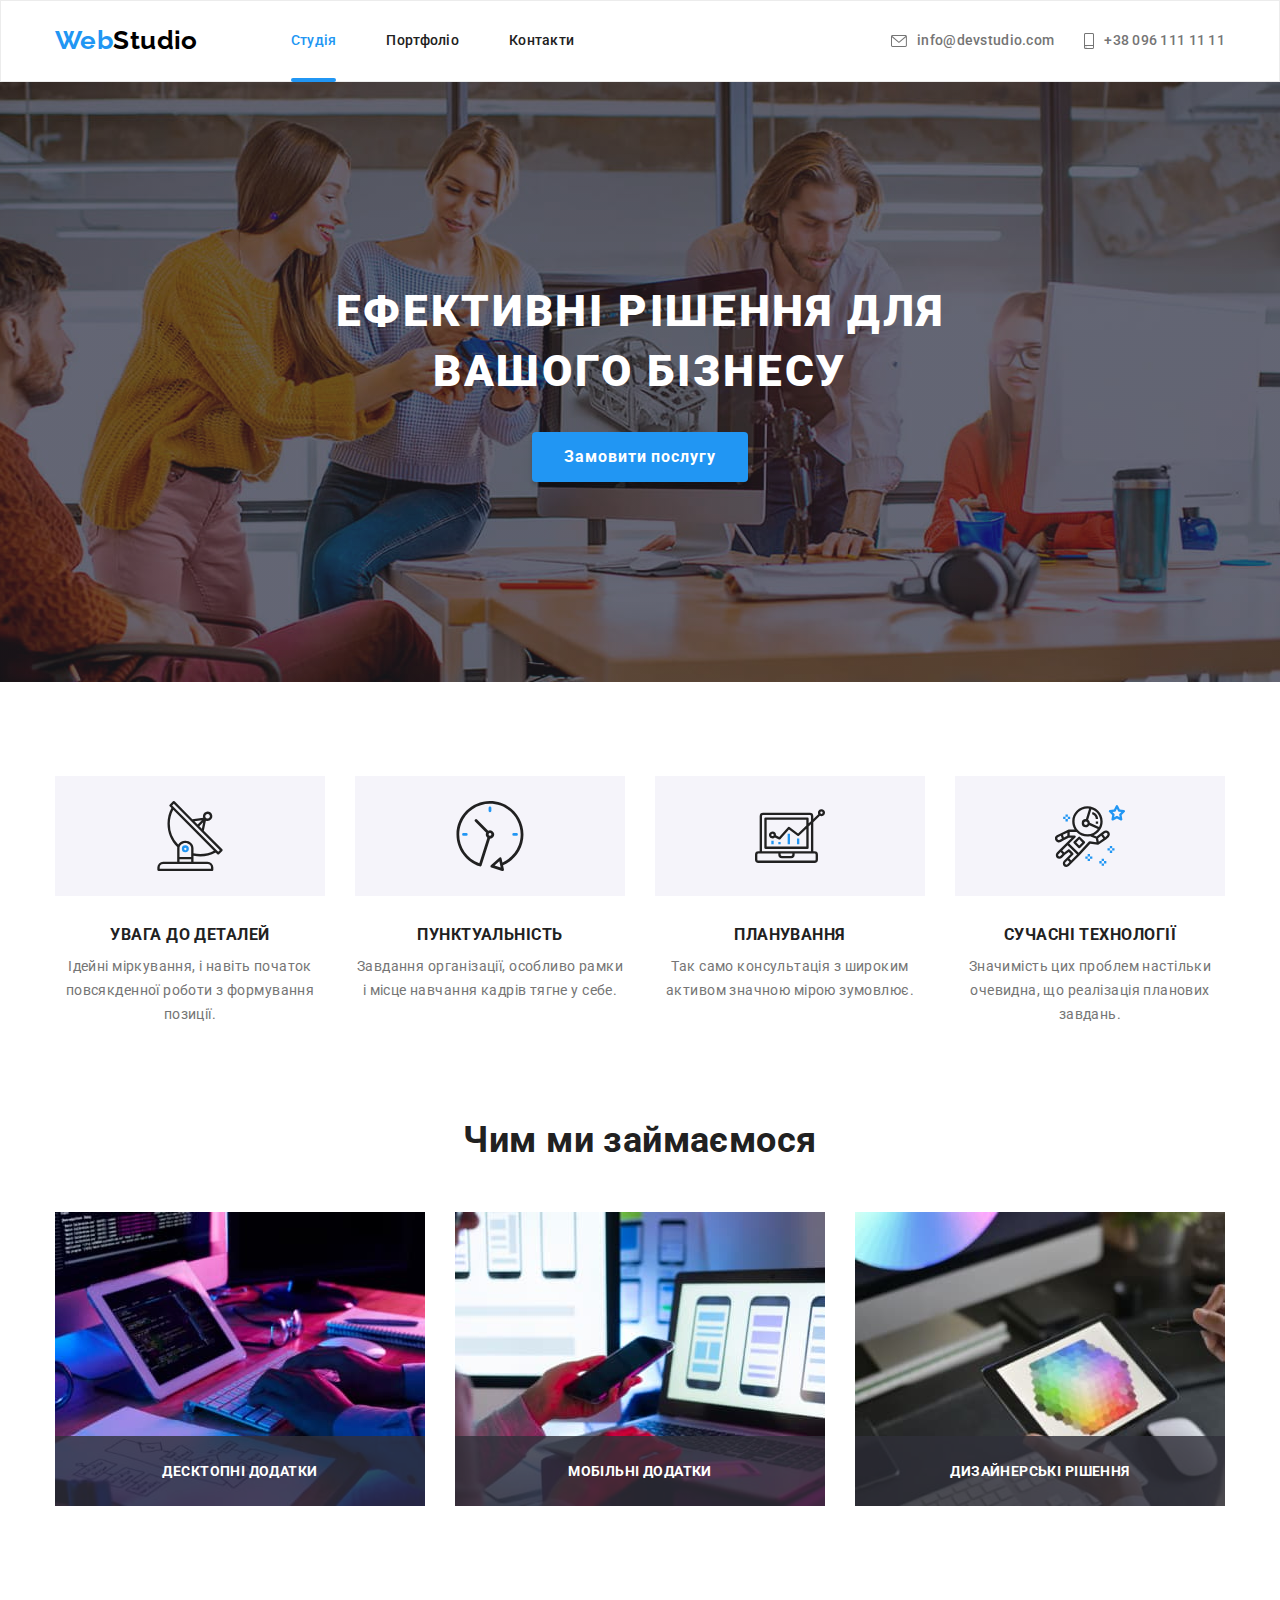
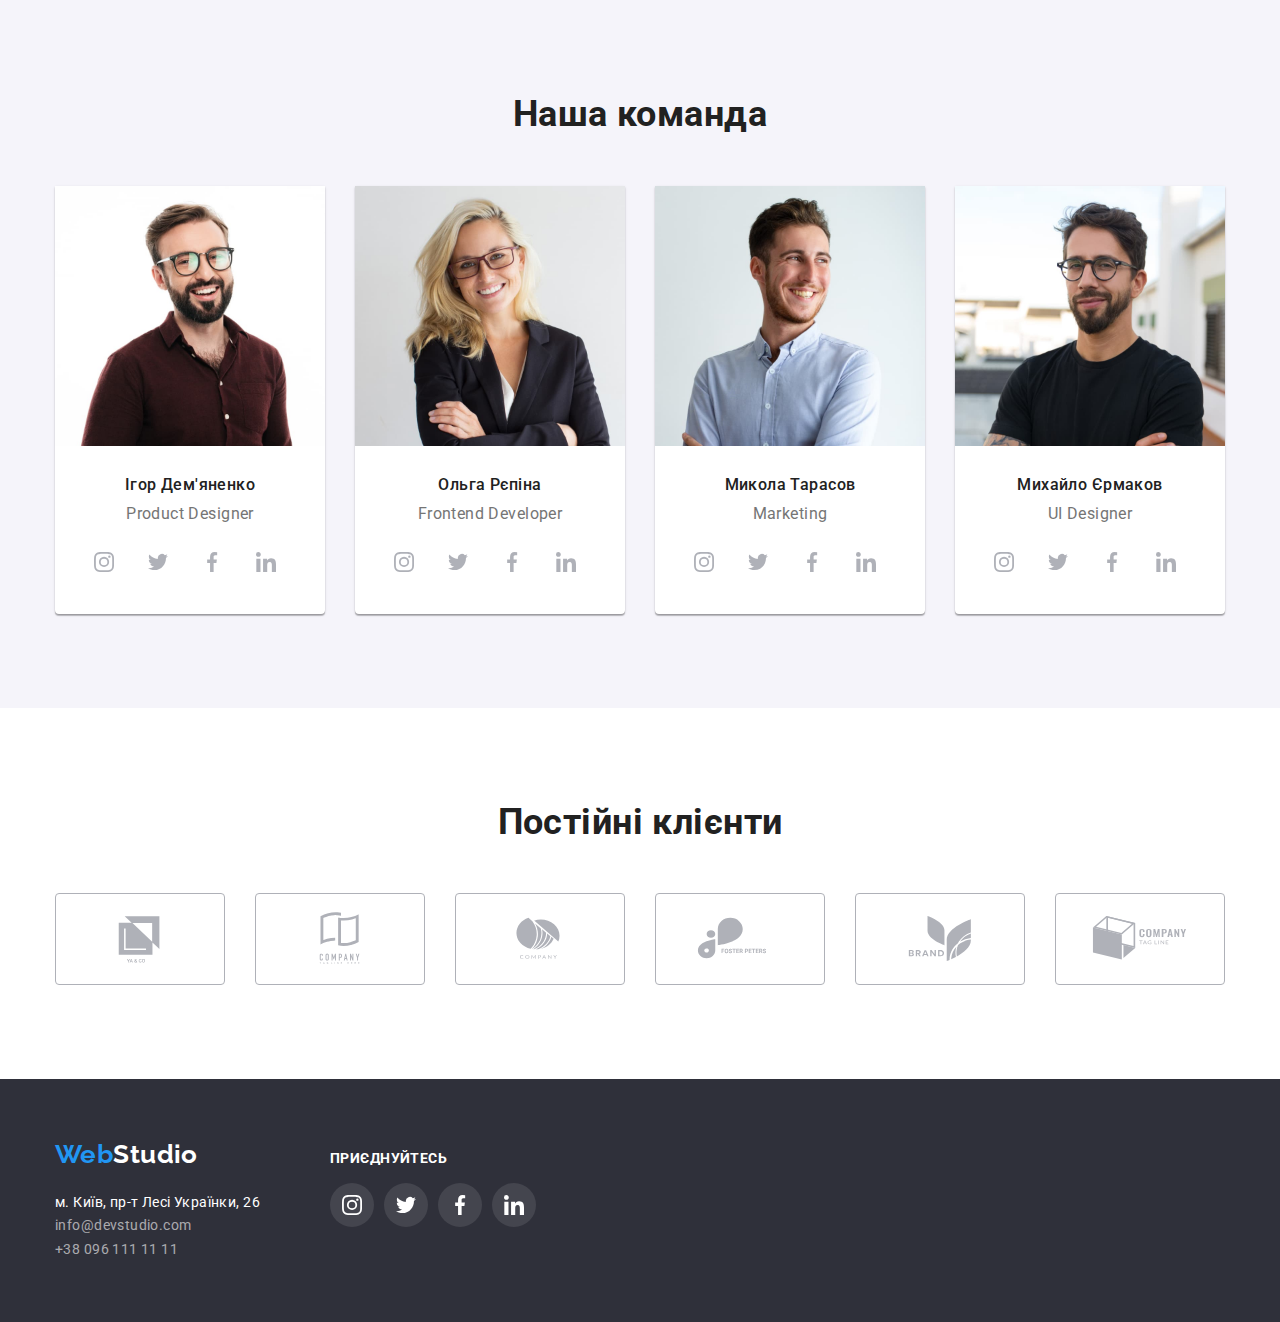
<file: index.html>
<!DOCTYPE html>
<html lang="uk">
  <head>
    <meta charset="UTF-8" />
    <meta http-equiv="X-UA-Compatible" content="IE=edge" />
    <meta name="viewport" content="width=device-width, initial-scale=1.0" />
    <title>Document</title>
    <!-- Fonts -->
    <link rel="preconnect" href="https://fonts.googleapis.com" />
    <link rel="preconnect" href="https://fonts.gstatic.com" crossorigin />
    <link
      href="https://fonts.googleapis.com/css2?family=Oleo+Script&family=Raleway:wght@700&family=Roboto:wght@400;500;700;900&display=swap"
      rel="stylesheet"
    />
    <!-- Nomalize -->
    <link
      rel="stylesheet"
      href="https://cdnjs.cloudflare.com/ajax/libs/modern-normalize/1.1.0/modern-normalize.min.css"
    />
    <!-- Styles -->
    <link rel="stylesheet" href="./css/main.css" />
  </head>
  <body class="page">
    <!--Шапка сайту-->
    <header class="page-header">
      <div class="container display-header">
        <nav class="header-nav">
          <a href="./index.html" class="header-logo"
            ><span class="accent">Web</span>Studio</a
          >

          <ul class="site-nav list">
            <li class="item">
              <a href="./index.html" class="link current">Студія</a>
            </li>
            <li class="item">
              <a href="./portfolio.html" class="link">Портфоліо</a>
            </li>
            <li class="item"><a href="" class="link">Контакти</a></li>
          </ul>
        </nav>

        <ul class="contacts-nav list">
          <li class="item">
            <a class="contacts-link link" href="mailto:info@devstudio.com"> 
              <svg width="16" height="12" class="primary-icon"> 
                <use href="./images/svg/sprite.svg#icon-envelope"></use>
              </svg> 
              info@devstudio.com </a
            >
          </li>
          <li class="item">
            <a class="contacts-link link" href="tel:+380961111111" ><svg width="10" height="16" class="primary-icon"><use href="./images/svg/sprite.svg#icon-smartphone"></use></svg> +38 096 111 11 11 </a
            >
          </li>
        </ul>
      </div>
    </header>

    <!--Основний контент-->
    <main>
      <!--Головний герой-->
      <section class="section title">
        <div class="container container-title">
          <h1 class="title-header">Ефективні рішення для вашого бізнесу</h1>
              <button type="button" class="button-title" data-modal-open>
                Замовити послугу
              </button>
        </div>
        <div class="backdrop is-hidden" data-modal>
          <div class="modal">
            <button type="button" class="backdrop-btn" data-modal-close><svg class="icon-close" width="11" height="11"><use href="./images/svg/sprite.svg#icon-pleaseclose" ></use></svg> </button>
          </div>
        </div>
      </section>

      <!--Ocoбливості-->
      <section class="section">
        <div class="container">
          <h2 class="primary-title">Ocoбливості</h2>
          <ul class="features-list list">
            <li class="item">
              <div class="icon-list"><svg class="icon-item" width="70" height="70"> <use href="./images/svg/sprite.svg#icon-antenna"></use></svg></div>
              <h3 class="features-title">Увага до деталей</h3>
              <p class="features-paragraph">
                Ідейні міркування, і навіть початок повсякденної роботи з
                формування позиції.
              </p>
            </li>
            <li class="item">
              <div class="icon-list"> <svg class="icon-item" width="70" height="70"> <use href="./images/svg/sprite.svg#icon-clock" ></use></svg></div>
              <h3 class="features-title">Пунктуальність</h3>
              <p class="features-paragraph">
                Завдання організації, особливо рамки і місце навчання кадрів
                тягне у себе.
              </p>
            </li>
            <li class="item">
              <div class="icon-list"> <svg class="icon-item" width="70" height="70"> <use href=./images/svg/sprite.svg#icon-diagram></use></svg></div>
              <h3 class="features-title">Планування</h3>
              <p class="features-paragraph">
                Так само консультація з широким активом значною мірою зумовлює.
              </p>
            </li>
            <li class="item">
              <div class="icon-list"> <svg class="icon-item" width="70" height="70"> <use href="./images/svg/sprite.svg#icon-astronaut"></use></svg></div>
              <h3 class="features-title">Сучасні технології</h3>
              <p class="features-paragraph">
                Значимість цих проблем настільки очевидна, що реалізація
                планових завдань.
              </p>
            </li>
          </ul>
        </div>
      </section>
      <!--Чим ми займаємося-->
      <section class="section no-padding">
        <div class="container works">
          <h2 class="works-title">Чим ми займаємося</h2>
          <ul class="works-list">
            <li class="works-images list">
              <img 
                src="./images/img_1.jpg"
                alt="людина друкує код на планшеті"
                width="370"
              />
              <div class="works-descriprion">
                <p class="works-paragraph">Десктопні додатки</p>
              </div>
            </li>
            <li class="works-images list">
              <img 
                src="./images/image_2.jpg"
                alt="людина створює дизайн смартфона"
                width="370"
              />
              <div class="works-descriprion">
                <p class="works-paragraph">Мобільні додатки</p>
              </div>
            </li>
            <li class="works-images list">
              <img 
                src="./images/image_3.jpg"
                alt="людина підбирає колір на планшеті"
                width="370"
              />
              <div class="works-descriprion">
                <p class="works-paragraph">Дизайнерські рішення</p>
              </div>
            </li>
          </ul>
        </div>
      </section>
      <!-- Наша команда -->
      <section class="section team">
        <div class="container">
          <h2 class="works-title">Наша команда</h2>
          <ul class="team-index list">
            <li class="item">
              <img
                src="./images/img_Igor.jpg"
                alt="Ігор Дем'яненко"
                width="270"
              />
              <div class="team-description">
                <h3 class="team-title">Ігор Дем'яненко</h3>
                <p class="team-paragraph">Product Designer</p>
                <ul class="social list">
                  <li><a href="" class="social-items" ><svg class="social-icon" width="44" height="44"> <use href="./images/svg/sprite.svg#icon-instagram"></use></svg></a></li>
                  <li><a href="" class="social-items" ><svg class="social-icon" width="44" height="44"> <use href="./images/svg/sprite.svg#icon-twitter"></use></svg></a></li>
                  <li><a href="" class="social-items" ><svg class="social-icon" width="44" height="44"> <use href="./images/svg/sprite.svg#icon-facebook"></use></svg></a></li>
                  <li><a href="" class="social-items" ><svg class="social-icon" width="44" height="44"> <use href="./images/svg/sprite.svg#icon-linkedin"></use></svg></a></li>
                </ul>
              </div>
            </li>
            <li class="item">
              <img src="./images/img_Olga.jpg" alt="Ольга Рєпіна" width="270" />
              <div class="team-description">
                <h3 class="team-title">Ольга Рєпіна</h3>
                <p class="team-paragraph">Frontend Developer</p>
                <ul class="social list">
                  <li><a href="" class="social-items"><svg class="social-icon" width="44" height="44"> <use href="./images/svg/sprite.svg#icon-instagram"></use></svg></a></li>
                  <li><a href="" class="social-items"><svg class="social-icon" width="44" height="44"> <use href="./images/svg/sprite.svg#icon-twitter"></use></svg></a></li>
                  <li><a href="" class="social-items"><svg class="social-icon" width="44" height="44"> <use href="./images/svg/sprite.svg#icon-facebook"></use></svg></a></li>
                  <li><a href="" class="social-items"><svg class="social-icon" width="44" height="44"> <use href="./images/svg/sprite.svg#icon-linkedin"></use></svg></a></li>
                </ul>
              </div>
            </li>
            <li class="item">
              <img
                src="./images/img_Mykola.jpg"
                alt="Микола Тарасов"
                width="270"
              />
              <div class="team-description">
                <h3 class="team-title">Микола Тарасов</h3>
                <p class="team-paragraph">Marketing</p>
                <ul class="social list">
                  <li><a href="" class="social-items" ><svg class="social-icon" width="44" height="44"> <use href="./images/svg/sprite.svg#icon-instagram"></use></svg></a></li>
                  <li><a href="" class="social-items" ><svg class="social-icon" width="44" height="44"> <use href="./images/svg/sprite.svg#icon-twitter"></use></svg></a></li>
                  <li><a href="" class="social-items" ><svg class="social-icon" width="44" height="44"> <use href="./images/svg/sprite.svg#icon-facebook"></use></svg></a></li>
                  <li><a href="" class="social-items" ><svg class="social-icon" width="44" height="44"> <use href="./images/svg/sprite.svg#icon-linkedin"></use></svg></a></li>
                </ul>
              </div>
            </li>
            <li class="item">
              <img
                src="./images/img_Mykhailo.jpg"
                alt="Михайло Єрмаков"
                width="270"
              />
              <div class="team-description">
                <h3 class="team-title">Михайло Єрмаков</h3>
                <p class="team-paragraph">UI Designer</p>
                <ul class="social list">
                  <li><a href="" class="social-items"><svg class="social-icon" width="44" height="44"> <use href="./images/svg/sprite.svg#icon-instagram"></use></svg></a></li>
                  <li><a href="" class="social-items"><svg class="social-icon" width="44" height="44"> <use href="./images/svg/sprite.svg#icon-twitter"></use></svg></a></li>
                  <li><a href="" class="social-items"><svg class="social-icon" width="44" height="44"> <use href="./images/svg/sprite.svg#icon-facebook"></use></svg></a></li>
                  <li><a href="" class="social-items"><svg class="social-icon" width="44" height="44"> <use href="./images/svg/sprite.svg#icon-linkedin"></use></svg></a></li>
                </ul>
              </div>
            </li>
          </ul>
        </div>
      </section>
      <section class="section clients">
        <div class="container">
          <h2 class="works-title">Постійні клієнти</h2>
          <ul class="clients-list list">
            <li><a class="clients-item" href="./index.html"><svg class="clients-icon" width="106" height="60"> <use href="./images/svg/sprite.svg#icon-first-Logo"></use></svg></a></li>
            <li><a class="clients-item" href="./index.html"><svg class="clients-icon" width="106" height="60"> <use href="./images/svg/sprite.svg#icon-second-Logo"></use></svg></a></li>
            <li><a class="clients-item" href="./index.html"><svg class="clients-icon" width="106" height="60"> <use href="./images/svg/sprite.svg#icon-third-Logo"></use></svg></a></li>
            <li><a class="clients-item" href="./index.html"><svg class="clients-icon" width="106" height="60"> <use href="./images/svg/sprite.svg#icon-fourth-Logo"></use></svg></a></li>
            <li><a class="clients-item" href="./index.html"><svg class="clients-icon" width="106" height="60"> <use href="./images/svg/sprite.svg#icon-fifth-Logo"></use></svg></a></li>
            <li><a class="clients-item" href="./index.html"><svg class="clients-icon" width="106" height="60"> <use href="./images/svg/sprite.svg#icon-sixth-Logo"></use></svg></a></li>
          </ul>
        </div>
      </section>
    </main>

    <!--Футер-->
    <footer class="footer">
      <div class="container footer-container">
        <div class="addres-container">
        <p class="footer-logo">
          <a href="./index.html"> <span class="accent">Web</span>Studio </a>
        </p>
        <address>
          <ul class="address list">
            <li>
              <a href="" class="address-hyperlink"
                >м. Київ, пр-т Лесі Українки, 26</a
              >
            </li>
            <li>
              <a href="mailto:info@devstudio.com" class="address-link"
                >info@devstudio.com</a
              >
            </li>
            <li>
              <a href="tel:+380961111111" class="address-link"
                >+38 096 111 11 11</a
              >
            </li>
          </ul>
        </address>
        </div>
        <div class=" social-container">
          <h2 class="social-title">Приєднуйтесь</h2>
          <ul class="social list">
                  <li><a href="" class="social-item-footer"><svg class="item-icon" width="44" height="44"> <use href="./images/svg/sprite.svg#icon-instagram"></use></svg></a></li>
                  <li><a href="" class="social-item-footer"><svg class="item-icon" width="44" height="44"> <use href="./images/svg/sprite.svg#icon-twitter"></use></svg></a></li>
                  <li><a href="" class="social-item-footer"><svg class="item-icon" width="44" height="44"> <use href="./images/svg/sprite.svg#icon-facebook"></use></svg></a></li>
                  <li><a href="" class="social-item-footer"><svg class="item-icon" width="44" height="44"> <use href="./images/svg/sprite.svg#icon-linkedin"></use></svg></a></li>
                </ul>
        </div>
        </div>
    </footer>
    <script src="./js/modal.js"></script>
  </body>
</html>
</file>
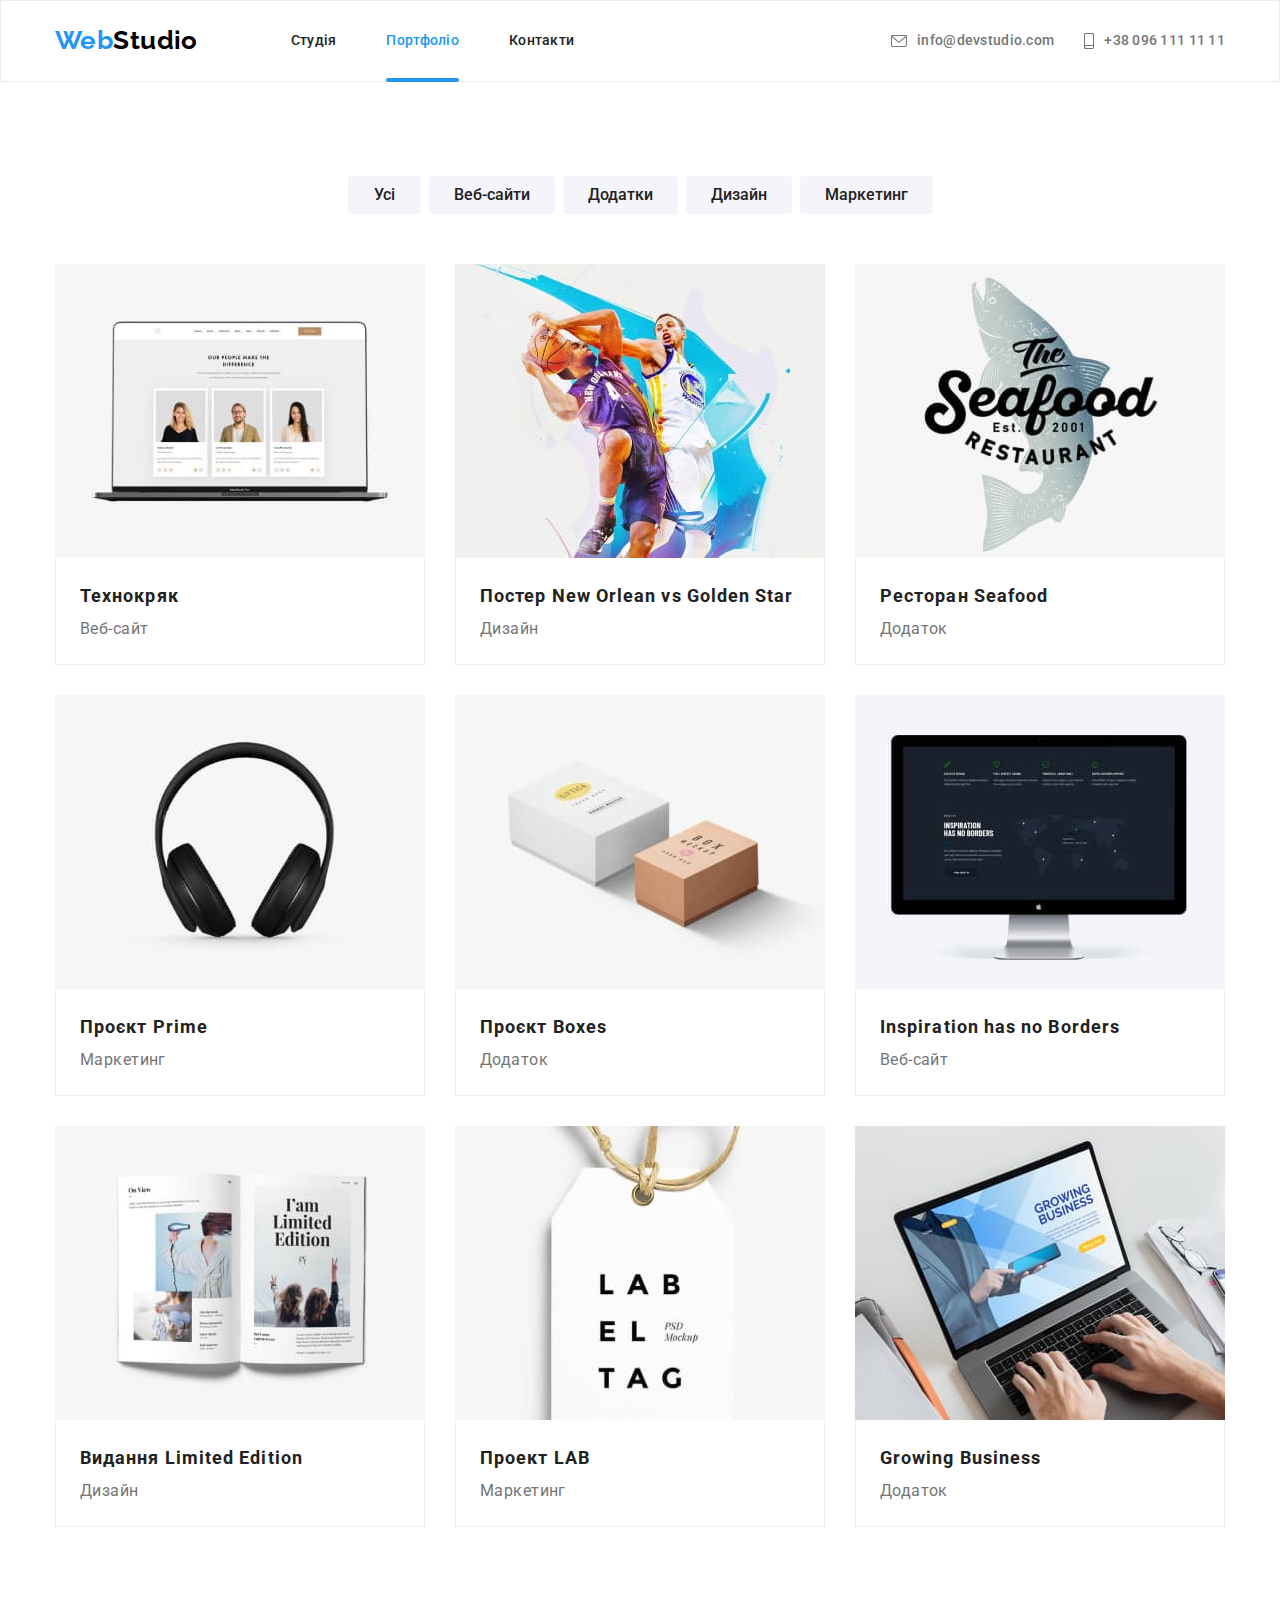
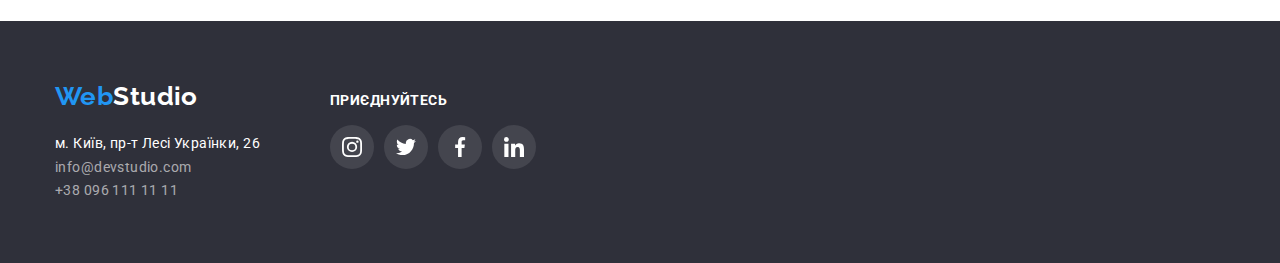
<file: portfolio.html>
<!DOCTYPE html>
<html lang="uk">
  <head>
    <meta charset="UTF-8" />
    <meta http-equiv="X-UA-Compatible" content="IE=edge" />
    <meta name="viewport" content="width=device-width, initial-scale=1.0" />
    <title>Document</title>
    <!-- Fonts -->
    <link rel="preconnect" href="https://fonts.googleapis.com" />
    <link rel="preconnect" href="https://fonts.gstatic.com" crossorigin />
    <link
      href="https://fonts.googleapis.com/css2?family=Oleo+Script&family=Raleway:wght@700&family=Roboto:wght@400;500;700;900&display=swap"
      rel="stylesheet"
    />
    <!-- Nomalize -->
    <link
      rel="stylesheet"
      href="https://cdnjs.cloudflare.com/ajax/libs/modern-normalize/1.1.0/modern-normalize.min.css"
    />
    <!-- Styles -->
    <link rel="stylesheet" href="./css/main.css" />
  </head>
  <body class="page">
    <!--Шапка сайту-->
    <header class="page-header">
      <div class="container display-header">
        <nav class="header-nav">
          <a href="./index.html" class="header-logo"
            ><span class="accent">Web</span>Studio</a
          >

          <ul class="site-nav list">
            <li class="item">
              <a href="./index.html" class="link">Студія</a>
            </li>
            <li class="item">
              <a href="./portfolio.html" class="link current">Портфоліо</a>
            </li>
            <li class="item"><a href="" class="link">Контакти</a></li>
          </ul>
        </nav>

        <ul class="contacts-nav list">
          <li class="item">
            <a class="contacts-link link" href="mailto:info@devstudio.com">
              <svg width="16" height="12" class="primary-icon">
                <use href="./images/svg/sprite.svg#icon-envelope"></use>
              </svg>
              info@devstudio.com
            </a>
          </li>
          <li class="item">
            <a class="contacts-link link" href="tel:+380961111111"
              ><svg width="10" height="16" class="primary-icon">
                <use href="./images/svg/sprite.svg#icon-smartphone"></use>
              </svg>
              +38 096 111 11 11
            </a>
          </li>
        </ul>
      </div>
    </header>

    <!--Портфоліо-->
    <main class="main">
      <div class="container">
        <section class="section">
          <h1 class="primary-title">Портфоліо</h1>
          <ul class="buttons list">
            <li class="buttons-list">
              <button type="button" class="button-item item">Усі</button>
            </li>
            <li class="buttons-list">
              <button type="button" class="button-item item">Веб-сайти</button>
            </li>
            <li class="buttons-list">
              <button type="button" class="button-item item">Додатки</button>
            </li>
            <li class="buttons-list">
              <button type="button" class="button-item">Дизайн</button>
            </li>
            <li class="buttons-list">
              <button type="button" class="button-item">Маркетинг</button>
            </li>
          </ul>
          <ul class="portfolio list">
            <li class="portfolio-item">
              <a class="block" href="">
                <div class="card-img">
                  <img
                    src="./images/Portfolio/img.jpg"
                    alt="Технокряк"
                    width="370"
                  />
                  <div class="card-wrap">
                    <p class="card-desc">
                      Ресурс пропонує комплексні пропозиції з різним рівнем
                      функціоналу та сервісів. Все це дозволить відвідувачу
                      отримати вичерпні відомості про компанію чи приватну
                      особу.
                    </p>
                  </div>
                </div>
                <div class="portfolio-description">
                  <h2 class="portfolio-title">Технокряк</h2>
                  <p class="portfolio-paragraph">Веб-сайт</p>
                </div>
              </a>
            </li>
            <li class="portfolio-item">
              <a class="block" href="">
                <div class="card-img">
                  <img
                    src="./images/Portfolio/img-1.jpg"
                    alt="Постер New Orlean vs Golden Star"
                    width="370"
                  />
                  <div class="card-wrap">
                    <p class="card-desc">
                      Ресурс пропонує комплексні пропозиції з різним рівнем
                      функціоналу та сервісів. Все це дозволить відвідувачу
                      отримати вичерпні відомості про компанію чи приватну
                      особу.
                    </p>
                  </div>
                </div>
                <div class="portfolio-description">
                  <h2 class="portfolio-title">
                    Постер New Orlean vs Golden Star
                  </h2>
                  <p class="portfolio-paragraph">Дизайн</p>
                </div>
              </a>
            </li>
            <li class="portfolio-item">
              <a class="block" href="">
                <div class="card-img">
                  <img
                    src="./images/Portfolio/img-2.jpg"
                    alt="Ресторан Seafood"
                    width="370"
                  />
                  <div class="card-wrap">
                    <p class="card-desc">
                      Ресурс пропонує комплексні пропозиції з різним рівнем
                      функціоналу та сервісів. Все це дозволить відвідувачу
                      отримати вичерпні відомості про компанію чи приватну
                      особу.
                    </p>
                  </div>
                </div>
                <div class="portfolio-description">
                  <h2 class="portfolio-title">Ресторан Seafood</h2>
                  <p class="portfolio-paragraph">Додаток</p>
                </div>
              </a>
            </li>
            <li class="portfolio-item">
              <a class="block" href="">
                <div class="card-img">
                  <img
                    src="./images/Portfolio/img-3.jpg"
                    alt="Проєкт Prime"
                    width="370"
                  />
                  <div class="card-wrap">
                    <p class="card-desc">
                      Ресурс пропонує комплексні пропозиції з різним рівнем
                      функціоналу та сервісів. Все це дозволить відвідувачу
                      отримати вичерпні відомості про компанію чи приватну
                      особу.
                    </p>
                  </div>
                </div>
                <div class="portfolio-description">
                  <h2 class="portfolio-title">Проєкт Prime</h2>
                  <p class="portfolio-paragraph">Маркетинг</p>
                </div>
              </a>
            </li>
            <li class="portfolio-item">
              <a class="block" href="">
                <div class="card-img">
                  <img
                    src="./images/Portfolio/img-4.jpg"
                    alt="Проєкт Boxes"
                    width="370"
                  />
                  <div class="card-wrap">
                    <p class="card-desc">
                      Ресурс пропонує комплексні пропозиції з різним рівнем
                      функціоналу та сервісів. Все це дозволить відвідувачу
                      отримати вичерпні відомості про компанію чи приватну
                      особу.
                    </p>
                  </div>
                </div>
                <div class="portfolio-description">
                  <h2 class="portfolio-title">Проєкт Boxes</h2>
                  <p class="portfolio-paragraph">Додаток</p>
                </div>
              </a>
            </li>
            <li class="portfolio-item">
              <a class="block" href="">
                <div class="card-img">
                  <img
                    src="./images/Portfolio/img-5.jpg"
                    alt="Inspiration has no Borders"
                    width="370"
                  />
                  <div class="card-wrap">
                    <p class="card-desc">
                      Ресурс пропонує комплексні пропозиції з різним рівнем
                      функціоналу та сервісів. Все це дозволить відвідувачу
                      отримати вичерпні відомості про компанію чи приватну
                      особу.
                    </p>
                  </div>
                </div>
                <div class="portfolio-description">
                  <h2 class="portfolio-title">Inspiration has no Borders</h2>
                  <p class="portfolio-paragraph">Веб-сайт</p>
                </div>
              </a>
            </li>
            <li class="portfolio-item">
              <a class="block" href="">
                <div class="card-img">
                  <img
                    src="./images/Portfolio/img-6.jpg"
                    alt="Видання Limited Edition"
                    width="370"
                  />
                  <div class="card-wrap">
                    <p class="card-desc">
                      Ресурс пропонує комплексні пропозиції з різним рівнем
                      функціоналу та сервісів. Все це дозволить відвідувачу
                      отримати вичерпні відомості про компанію чи приватну
                      особу.
                    </p>
                  </div>
                </div>
                <div class="portfolio-description">
                  <h2 class="portfolio-title">Видання Limited Edition</h2>
                  <p class="portfolio-paragraph">Дизайн</p>
                </div>
              </a>
            </li>
            <li class="portfolio-item">
              <a class="block" href="">
                <div class="card-img">
                  <img
                    src="./images/Portfolio/img-7.jpg"
                    alt="Проект LAB"
                    width="370"
                  />
                  <div class="card-wrap">
                    <p class="card-desc">
                      Ресурс пропонує комплексні пропозиції з різним рівнем
                      функціоналу та сервісів. Все це дозволить відвідувачу
                      отримати вичерпні відомості про компанію чи приватну
                      особу.
                    </p>
                  </div>
                </div>
                <div class="portfolio-description">
                  <h2 class="portfolio-title">Проект LAB</h2>
                  <p class="portfolio-paragraph">Маркетинг</p>
                </div>
              </a>
            </li>
            <li class="portfolio-item">
              <a class="block" href="">
                <div class="card-img">
                  <img
                    src="./images/Portfolio/img-8.jpg"
                    alt="Growing Business"
                    width="370"
                  />
                  <div class="card-wrap">
                    <p class="card-desc">
                      Ресурс пропонує комплексні пропозиції з різним рівнем
                      функціоналу та сервісів. Все це дозволить відвідувачу
                      отримати вичерпні відомості про компанію чи приватну
                      особу.
                    </p>
                  </div>
                </div>
                <div class="portfolio-description">
                  <h2 class="portfolio-title">Growing Business</h2>
                  <p class="portfolio-paragraph">Додаток</p>
                </div>
              </a>
            </li>
          </ul>
        </section>
      </div>
    </main>
    <!--Футер-->
    <footer class="footer">
      <div class="container footer-container">
        <div class="addres-container">
          <p class="footer-logo">
            <a href="./index.html"> <span class="accent">Web</span>Studio </a>
          </p>
          <address>
            <ul class="address list">
              <li>
                <a href="" class="address-hyperlink"
                  >м. Київ, пр-т Лесі Українки, 26</a
                >
              </li>
              <li>
                <a href="mailto:info@devstudio.com" class="address-link"
                  >info@devstudio.com</a
                >
              </li>
              <li>
                <a href="tel:+380961111111" class="address-link"
                  >+38 096 111 11 11</a
                >
              </li>
            </ul>
          </address>
        </div>
        <div class="social-container">
          <h2 class="social-title">Приєднуйтесь</h2>
          <ul class="social list">
            <li>
              <a href="" class="social-item-footer"
                ><svg class="item-icon" width="44" height="44">
                  <use href="./images/svg/sprite.svg#icon-instagram"></use></svg
              ></a>
            </li>
            <li>
              <a href="" class="social-item-footer"
                ><svg class="item-icon" width="44" height="44">
                  <use href="./images/svg/sprite.svg#icon-twitter"></use></svg
              ></a>
            </li>
            <li>
              <a href="" class="social-item-footer"
                ><svg class="item-icon" width="44" height="44">
                  <use href="./images/svg/sprite.svg#icon-facebook"></use></svg
              ></a>
            </li>
            <li>
              <a href="" class="social-item-footer"
                ><svg class="item-icon" width="44" height="44">
                  <use href="./images/svg/sprite.svg#icon-linkedin"></use></svg
              ></a>
            </li>
          </ul>
        </div>
      </div>
    </footer>
  </body>
</html>
</file>
<file: css/main.css>
:root {
  --primary-text-color: #212121;
  --paragraph-text-color: #757575;
  --accent-color: #2196f3;
  --primary-white-color: #ffffff;
  --logo-color: #000000;
  --footer-backgroung-color: #2f303a;
  --address-link: rgba(255, 255, 255, 0.6);
  --studio-background-color: #f5f4fa;
  --title-backroung-color: #c4c4c4;
  --portfolio-item-border: #eeeeee;
  --item-backgroung-color: #f5f4fa;
  --icon-primary-color: #afb1b8;
  --social-item-footer: rgba(255, 255, 255, 0.1);
  --works-description-bg-color: rgba(47, 48, 58, 0.8);
  --card-fill-color: rgba(33, 150, 243, 0.9);

  /* animation */
  --anim-fast: 250ms cubic-bezier(0.4, 0, 0.2, 1);
  --anim-slow: 500ms cubic-bezier(0.4, 0, 0.2, 1);
}
body {
  background-color: var(--primary-white-color);
  color: var(--primary-text-color);
  font-family: roboto, sans-serif;
  font-size: 14px;
  letter-spacing: 0.03em;
  margin: 0;
}
html {
  box-sizing: border-box;
}
*,
*::after,
*::before {
  box-sizing: inherit;
}
h1,
h2,
h3,
h4,
h5,
h6,
p {
  margin-top: 0;
  margin-bottom: 0;
}
ul {
  list-style: none;
  padding: 0;
  margin: 0;
}
a {
  text-decoration: none;
  color: inherit;
}
img {
  display: block;
  max-width: 100%;
  height: auto;
}
address {
  font-style: normal;
}

/* List */
.list {
  padding: 0;
  margin: 0;
  list-style: none;
}
.section.no-padding {
  padding-top: 0;
}
/* Logo */
.header-logo {
  display: flex;
  align-items: center;
  margin-right: 93px;

  color: var(--logo-color);
  text-decoration: none;
  font-family: Raleway, sans-serif;
  font-weight: 700;
  font-size: 26px;
  line-height: 1.2;
}
.accent {
  color: var(--accent-color);
}
/* Page-header */
.page-header {
  background-color: var(--primary-white-color);
  border: 1px solid #ececec;
}
.container {
  width: 1200px;
  padding-left: 15px;
  padding-right: 15px;
  margin-left: auto;
  margin-right: auto;
}
.display-header {
  display: flex;
  align-items: center;
}
.header-nav {
  display: flex;
}
/* Site nav */
.site-nav {
  display: flex;
}
.site-nav .item:not(:last-child) {
  margin-right: 50px;
}
.site-nav .link {
  display: block;
  padding-top: 32px;
  padding-bottom: 32px;

  color: var(--primary-text-color);
  font-weight: 500;
  line-height: 1.14;
  letter-spacing: 0.02em;
  text-decoration: none;
  color: currentColor;
  position: relative;

  transition: color var(--anim-fast);
}
.site-nav .link:hover,
.site-nav .link:focus {
  color: var(--accent-color);
}
.site-nav .link.current {
  color: var(--accent-color);
}
.link.current::after {
  content: "";
  position: absolute;
  left: 0;
  bottom: -1px;

  display: block;
  width: 100%;
  height: 4px;
  border-radius: 2px;
  background-color: var(--accent-color);

  transition: color var(--anim-fast);
}
/* Header contacts */
.contacts-nav {
  display: flex;
  align-items: center;
  justify-content: center;
  margin-left: auto;
}
.contacts-nav .item + .item {
  margin-left: 30px;
}

.contacts-nav .contacts-link {
  display: block;
  gap: 10px;
  padding-top: 32px;
  padding-bottom: 32px;

  color: var(--paragraph-text-color);

  text-decoration: none;
  font-weight: 500;
  line-height: 1.14;
  letter-spacing: 0.02em;
  font-style: normal;

  transition: color var(--anim-fast);
}
.contacts-link:hover,
.contacts-link:focus {
  color: var(--accent-color);
  fill: var(--accent-color);
}
.primary-icon {
  align-self: center;
  fill: currentColor;

  transition: fill var(--anim-fast);
}
.contacts-nav .link {
  display: flex;
  position: relative;
}
/* Section */
.section {
  padding-top: 94px;
  padding-bottom: 94px;
}
.section.title {
  background-color: var(--title-backroung-color);
  padding-top: 200px;
  padding-bottom: 200px;
  height: 600px;
  max-width: 1600px;
  background-image: linear-gradient(
      to right,
      rgba(47, 48, 58, 0.4),
      rgba(47, 48, 58, 0.4)
    ),
    url(../images/Img_title.jpg);
  background-repeat: no-repeat;
  background-position: center;
  background-size: cover;
}
/* Studio Hero */
.title-header {
  box-sizing: border-box;
  display: block;
  margin-left: auto;
  margin-right: auto;
  width: 696px;
  height: 120px;
  margin-top: 0;
  margin-bottom: 30px;
  text-align: center;

  color: var(--primary-white-color);
  font-weight: 900;
  font-size: 44px;
  line-height: 1.36;
  letter-spacing: 0.06em;
  text-transform: uppercase;
  text-align: center;
}

.container-title {
  display: block;
  width: 1200px;
  padding-left: 15px;
  padding-right: 15px;
  margin-left: auto;
  margin-right: auto;
  text-align: center;
}
.button-title {
  background-color: var(--accent-color);
  color: var(--primary-white-color);
  box-shadow: 0px 4px 4px rgba(0, 0, 0, 0.15);
  padding: 10px 32px;
  border-radius: 4px;
  min-width: 216px;
  font-weight: 700;
  font-size: 16px;
  line-height: 1.87;
  align-items: center;
  text-align: center;
  letter-spacing: 0.06em;
  border: none;
}
.button-title:hover,
.button-title:focus {
  background-color: var(--studio-background-color);
  color: var(--primary-text-color);
  transition: color var(--anim-fast), background-color var(--anim-fast);
}

/* Modal window */
.backdrop {
  position: fixed;
  top: 0;
  left: 0;
  width: 100%;
  height: 100%;
  z-index: 2;
  background-color: rgba(0, 0, 0, 0.2);

  opacity: 1;
  transition: opacity var(--anim-fast);
}

.backdrop.is-hidden {
  opacity: 0;
  pointer-events: none;
  visibility: hidden;
}

.modal {
  position: absolute;
  min-width: 528px;
  min-height: 581px;
  top: 50%;
  left: 50%;

  padding: 8px;

  background-color: var(--primary-white-color);
  box-shadow: 0px 1px 3px rgba(0, 0, 0, 0.12), 0px 1px 1px rgba(0, 0, 0, 0.14),
    0px 2px 1px rgba(0, 0, 0, 0.2);
  border-radius: 4px;

  transform: translate(-50%, -50%) scale(1);

  animation: heartBeat 1000ms ease-in-out 200ms;
}

.backdrop.is-hidden .modal {
  animation-play-state: paused;
}
.backdrop-btn {
  position: absolute;
  top: 0;
  right: 0;
  transform: translate(-30%, 30%);
  width: 30px;
  height: 30px;
  padding: 0;
  display: inline-flex;
  align-items: center;
  justify-content: center;

  color: var(--logo-color);
  background-color: var(--primary-white-color);
  outline: 1px solid rgba(0, 0, 0, 0.1);

  border-radius: 50%;
  border: none;
  cursor: pointer;

  transition: color var(--anim-fast);
}
.backdrop-btn:hover,
.backdrop-btn:focus {
  color: var(--primary-white-color);
  background-color: var(--logo-color);
}
.icon-close {
  fill: currentColor;
  background-color: transparent;
}

/* Features */
.features-list {
  display: flex;
  text-align: center;
  justify-content: center;
  flex-wrap: wrap;
}
.features-list .item {
  width: 270px;
}
.features-list .item + .item {
  margin-left: 30px;
}
.features-title {
  font-weight: 700;
  line-height: 1.14;
  letter-spacing: 0.03em;
  text-transform: uppercase;
  margin-bottom: 10px;
  margin-top: 0;
}
.features-paragraph {
  color: var(--paragraph-text-color);
  line-height: 1.71;
  margin-top: 0;
  margin-bottom: 0;
}
.container-features {
  width: 1200px;
  padding-left: 15px;
  padding-right: 15px;
  margin-left: auto;
  margin-right: auto;
}
.icon-list {
  display: flex;
  text-align: center;
  justify-content: center;
  height: 120px;
  margin-bottom: 30px;
  background-color: var(--item-backgroung-color);
  background-size: 70px;
}
.icon-item {
  display: flex;
  align-self: center;
}
/* Works */
.works-title {
  font-weight: 700;
  font-size: 36px;
  line-height: 1.16;
  text-align: center;
  margin-bottom: 50px;
}
.container-works {
  width: 1200px;
  padding-left: 15px;
  padding-right: 15px;
  margin-left: auto;
  margin-right: auto;
}
.works-list {
  display: flex;
  flex-wrap: wrap;
}
.works-images {
  width: calc((100% - 2 * 30px) / 3);
}
.works-images:not(:nth-child(3n)) {
  margin-right: 30px;
}
.works-descriprion {
  display: flex;
  justify-content: center;
  width: 100%;
  height: 70px;

  background-color: var(--works-description-bg-color);
  color: var(--primary-white-color);

  font-weight: 700;
  font-size: 14px;
  line-height: 1.14px;
  letter-spacing: 0.03em;
  text-transform: uppercase;

  position: absolute;
  bottom: 0;
  right: 0;
}
.works-images {
  position: relative;
  z-index: 1;
}
.works-paragraph {
  display: flex;
  align-self: center;
}
/* Team */
.team {
  background-color: var(--studio-background-color);
}
.team-title {
  display: flex;
  text-align: center;
  justify-content: center;
  margin-bottom: 10px;

  font-weight: 500;
  font-size: 16px;
  line-height: 1.18;
  text-align: center;
}
.team-paragraph {
  display: flex;
  text-align: center;
  justify-content: center;
  margin-bottom: 16px;

  color: var(--paragraph-text-color);

  font-size: 16px;
  line-height: 1.18;
}
.container-team {
  width: 1200px;
  padding-left: 15px;
  padding-right: 15px;
  margin-left: auto;
  margin-right: auto;
}
.team-index {
  display: flex;
  flex-wrap: wrap;
}
.team-index .item {
  width: calc((100% - 3 * 30px) / 4);
  display: inline-block;

  background-color: var(--primary-white-color);
  box-shadow: 0px 1px 3px rgba(0, 0, 0, 0.12), 0px 1px 1px rgba(0, 0, 0, 0.14),
    0px 2px 1px rgba(0, 0, 0, 0.2);
  border-radius: 0px 0px 4px 4px;
}
.team-index .item:not(:nth-child(4n)) {
  margin-right: 30px;
}
.team-description {
  padding-top: 30px;
  padding-bottom: 30px;
}
.social {
  display: flex;
  flex-wrap: wrap;
  align-items: center;
  justify-content: center;
}
.social-items {
  display: flex;
  align-items: center;
  justify-content: center;
  width: 44px;
  height: 44px;
  margin-right: 10px;

  background-color: var(--primary-white-color);

  text-decoration: none;
  border-radius: 50%;
  cursor: pointer;
  color: var(--icon-primary-color);

  transition: color var(--anim-fast), background-color var(--anim-fast);
}
.social-items:hover,
.social-items:focus {
  background-color: var(--accent-color);
  color: var(--primary-white-color);
}
.social-items .social-icon {
  display: flex;
  fill: currentColor;
  width: 20px;
  height: 20px;
}
/* Portfolio */
.portfolio {
  display: flex;
  flex-wrap: wrap;
}
/* .card::before {
  display: inline-block;
  content: "";
  width: 100%;
  height: 100%;
  background-color: var(--card-fill-color);
  position: absolute;

  transform: scaleX(0);
  transition: opacity 250ms cubic-bezier(0.4, 0, 0.2, 1);
  opacity: 0;
  transform: translateY(+100%);
  transition: transform 1500ms;
}
.card:hover::before {
  opacity: 1;
  transform: scaleX(1);
  transform: translateY(0%);
}
.card {
  position: relative;
  overflow: hidden;
}
.card-paragraph {
  position: absolute;

  margin: 0;
  padding: 64px 24px;

  color: var(--primary-white-color);

  font-size: 18px;
  line-height: 1.55;
  align-items: left;
  vertical-align: top;
  letter-spacing: 3%;
  opacity: 0;
}
.card-paragraph:hover {
  opacity: 1;
} */
.card-img {
  position: relative;
  overflow: hidden;
}

.card-wrap {
  position: absolute;
  top: 0;
  left: 0;
  width: 100%;
  height: 100%;
  padding: 64px 24px;
  display: flex;
  align-items: flex-start;
  justify-content: center;
  font-size: 18px;
  line-height: 1.55;
  vertical-align: top;
  letter-spacing: 3%;
  color: var(--primary-white-color);
  background-color: var(--card-fill-color);

  transform: translateY(100%);
  transition: transform var(--anim-fast);
}

.portfolio-item:hover .card-wrap,
.portfolio-item:focus .card-wrap {
  transform: translateY(0);
}

.portfolio-item {
  width: calc((100% - 2 * 30px) / 3);
}
.portfolio-description {
  padding: 20px 24px;
  border-right: 1px solid var(--portfolio-item-border);
  border-bottom: 1px solid var(--portfolio-item-border);
  border-left: 1px solid var(--portfolio-item-border);
}
.portfolio-item:not(:nth-child(3n)) {
  margin-right: 30px;
}
.portfolio-item:not(:nth-last-child(-n + 3)) {
  margin-bottom: 30px;
}
.primary-title {
  visibility: hidden;
  margin: 0;
  font-size: 0;
  margin-block: 0;
}
.portfolio-title {
  color: var(--primary-text-color);
  font-weight: 700;
  font-size: 18px;
  line-height: 2;
  letter-spacing: 0.06em;
}
.portfolio-paragraph {
  color: var(--paragraph-text-color);
  font-size: 16px;
  line-height: 1.87;
}
.block {
  display: block;
  transition: box-shadow var(--anim-fast);
}
.block:hover,
.block:focus {
  box-shadow: 0px 1px 1px rgba(0, 0, 0, 0.12), 0px 4px 4px rgba(0, 0, 0, 0.06),
    1px 4px 6px rgba(0, 0, 0, 0.16);
}
/* Button */
.buttons {
  display: flex;
  justify-content: center;
  margin-bottom: 50px;
}
.buttons .buttons-list + .buttons-list {
  margin-left: 8px;
}
.buttons-list {
  display: inline-block;
}
.button-item {
  color: var(--primary-text-color);
  background-color: var(--studio-background-color);
  border-radius: 4px;
  padding: 6px 25px;
  min-width: 73px;
  font-family: inherit;
  font-weight: 500;
  font-size: 16px;
  line-height: 1.62;
  text-align: center;
  cursor: pointer;
  align-items: center;
  border: none;

  transition: color var(--anim-fast), background-color var(--anim-fast),
    box-shadow var(--anim-fast);
}
.button-item:hover,
.button-item:focus {
  background-color: var(--accent-color);
  color: var(--primary-white-color);
  box-shadow: 0px 3px 1px rgba(0, 0, 0, 0.1), 0px 1px 2px rgba(0, 0, 0, 0.08),
    0px 2px 2px rgba(0, 0, 0, 0.12);
  border-radius: 4px;
}
/* Clients */
.clients-list {
  display: flex;
  justify-content: space-between;
}
.clients-item {
  display: flex;
  justify-content: center;
  text-align: center;
  min-width: 170px;
  height: 92px;

  color: var(--icon-primary-color);
  border: 1px solid var(--icon-primary-color);
  border-radius: 4px;
  cursor: pointer;

  transition: border var(--anim-fast);
}
.clients-icon {
  fill: currentColor;
  align-self: center;
  transition: color var(--anim-fast);
}
.clients-item:hover,
.clients-item:focus {
  color: var(--accent-color);
  border-color: var(--accent-color);
}

/* Footer */
.footer {
  background-color: var(--footer-backgroung-color);
  padding-top: 60px;
  padding-bottom: 60px;
}
.footer-logo {
  color: var(--primary-white-color);
  text-decoration: none;
  font-family: raleway, sans-serif;
  font-weight: 700;
  font-size: 26px;
  line-height: 1.2;
  margin-bottom: 20px;
}
.address-hyperlink {
  color: var(--primary-white-color);
  text-decoration: none;
  font-size: 14px;
  line-height: 1.7;
  font-style: normal;
  margin-bottom: 9px;
  transition: color var(--anim-fast);
}
.address-hyperlink:hover,
.address-hyperlink:focus {
  color: var(--accent-color);
}
.address-link {
  color: var(--address-link);
  text-decoration: none;
  line-height: 1.7;
  font-style: normal;
  margin-bottom: 9px;
  transition: color var(--anim-fast);
}
.address-link:hover,
.address-link:focus {
  color: var(--accent-color);
}
/* Social networks */
.footer-container {
  display: flex;
}
.social-container {
  margin-top: 12px;
  margin-left: 70px;
}
.social-title {
  font-weight: 700;
  font-size: 14px;
  line-height: 1.14;
  letter-spacing: 0.03em;
  text-transform: uppercase;
  color: var(--primary-white-color);
}
.social-item-footer {
  display: flex;
  text-align: center;
  justify-content: center;
  width: 44px;
  height: 44px;
  margin-top: 16px;

  color: var(--primary-white-color);
  background-color: var(--social-item-footer);
  border-radius: 50%;
  cursor: pointer;
  transition: background-color var(--anim-fast);
}
.social-item-footer:not(:nth-child(4n)) {
  margin-right: 10px;
}
.social-item-footer:hover,
.social-item-footer:focus {
  background-color: var(--accent-color);
}
.item-icon {
  align-self: center;
  display: flex;
  fill: currentColor;
  width: 20px;
  height: 20px;
}

/* Animation */
@keyframes heartBeat {
  0% {
    transform: translate(-50%, -50%);
  }

  20% {
    transform: translate(-50%, -50%) scale(1);
  }

  40% {
    transform: translate(-50%, -50%) scale(0.9);
  }

  60% {
    transform: translate(-50%, -50%) scale(1);
  }

  80% {
    transform: translate(-50%, -50%) scale(0.9);
  }

  100% {
    transform: translate(-50%, -50%) scale(1);
  }
}
</file>
